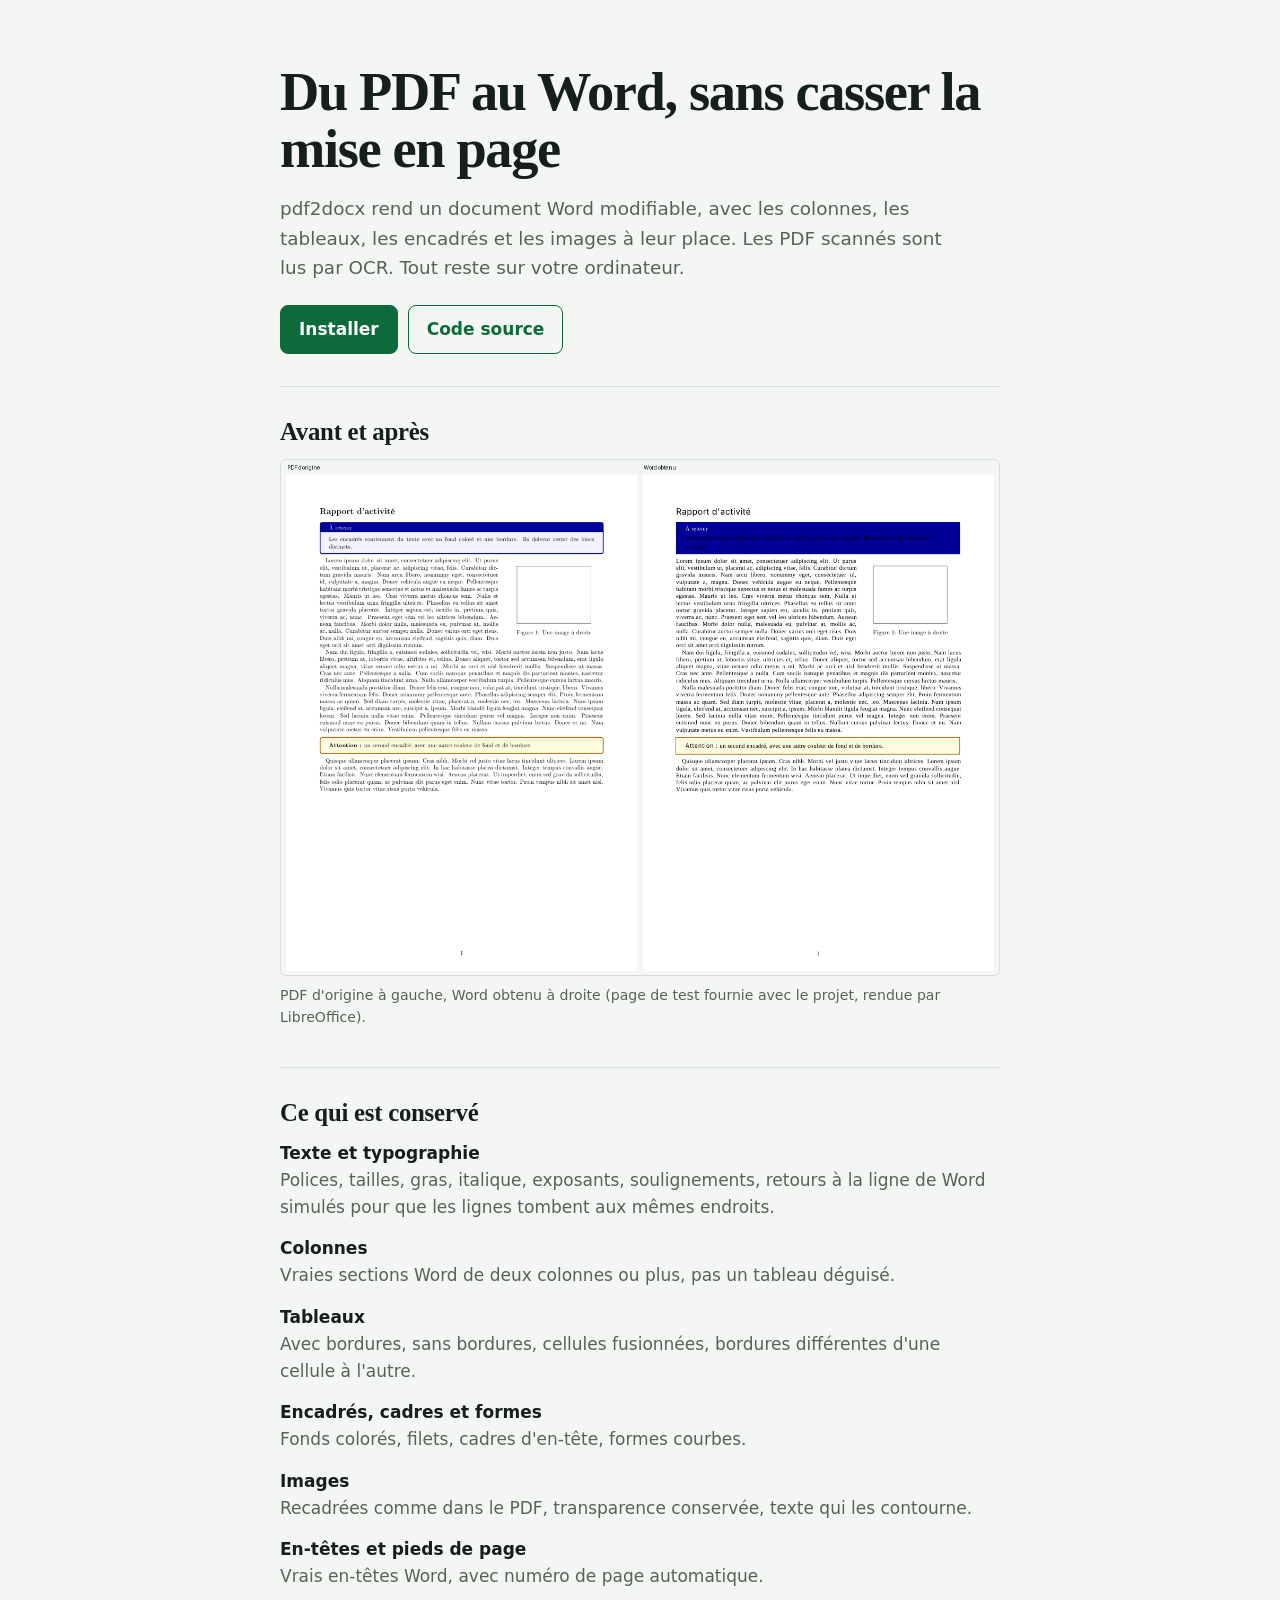
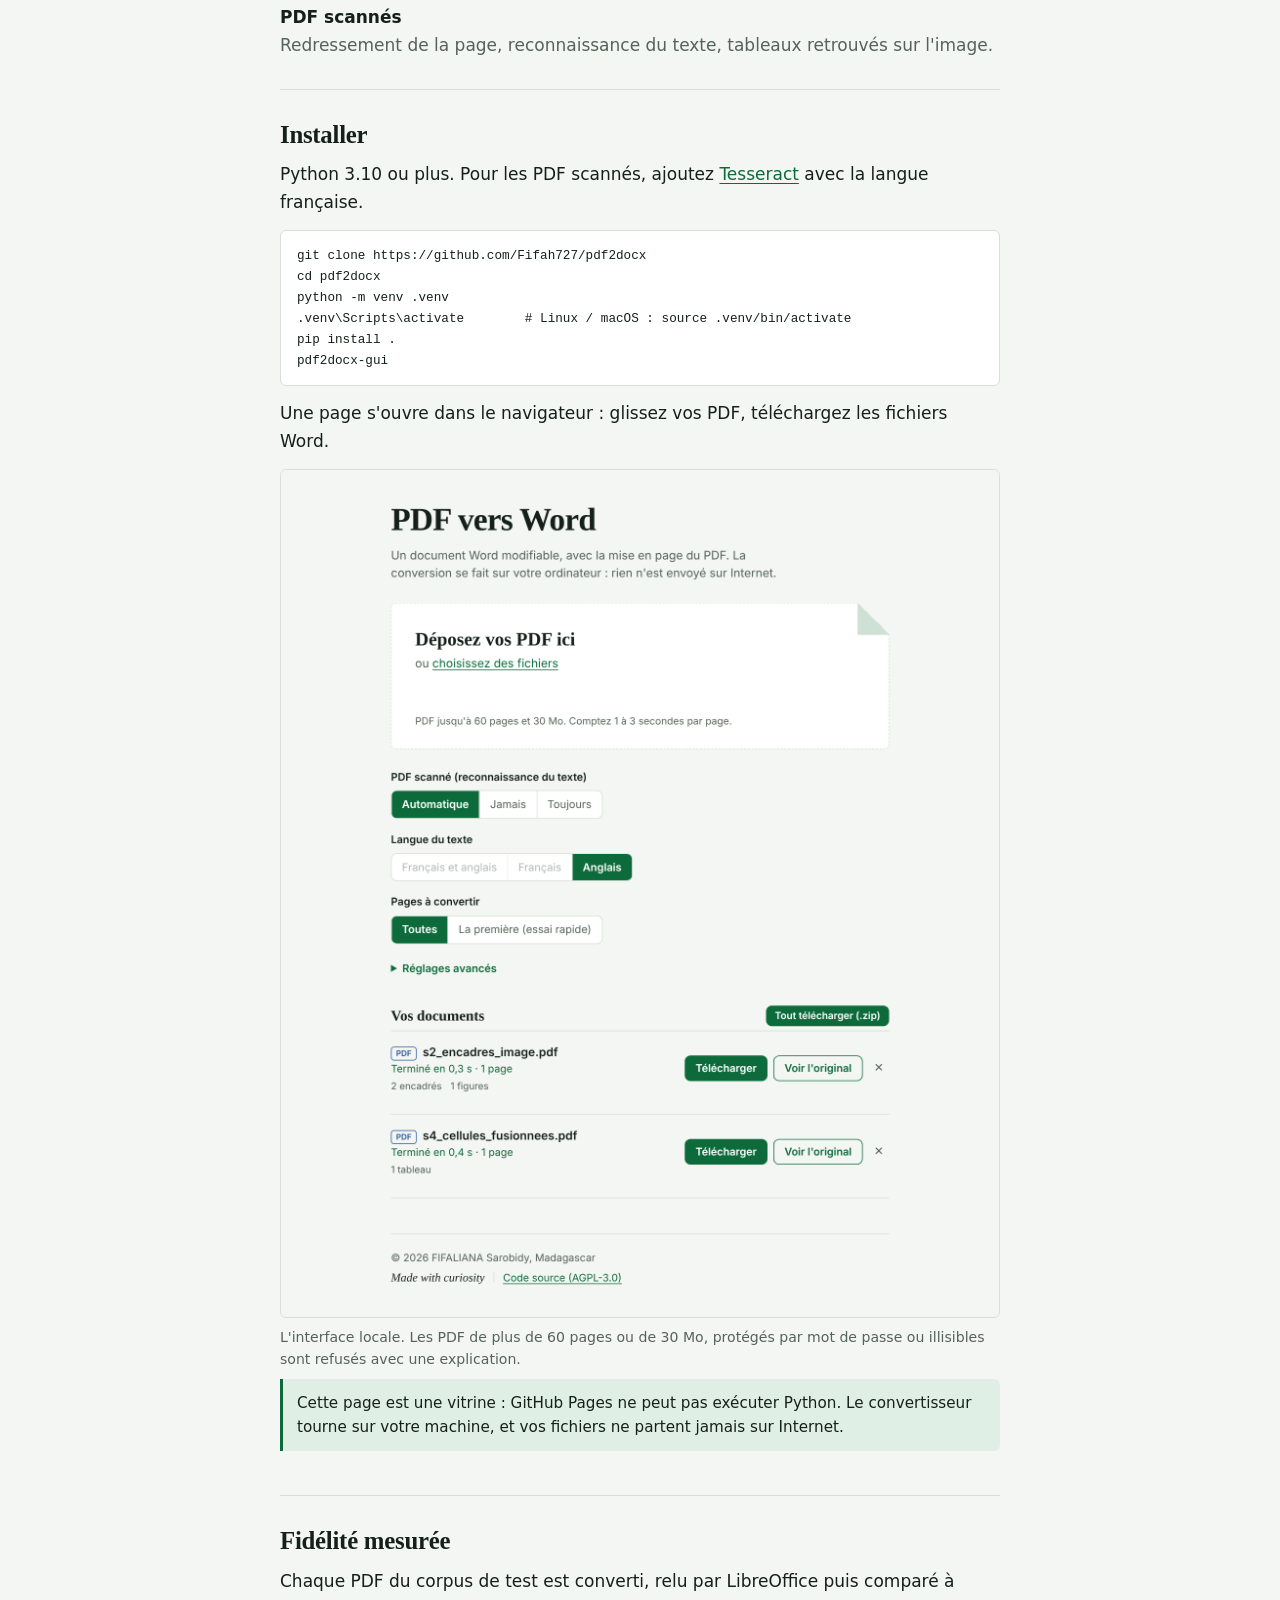
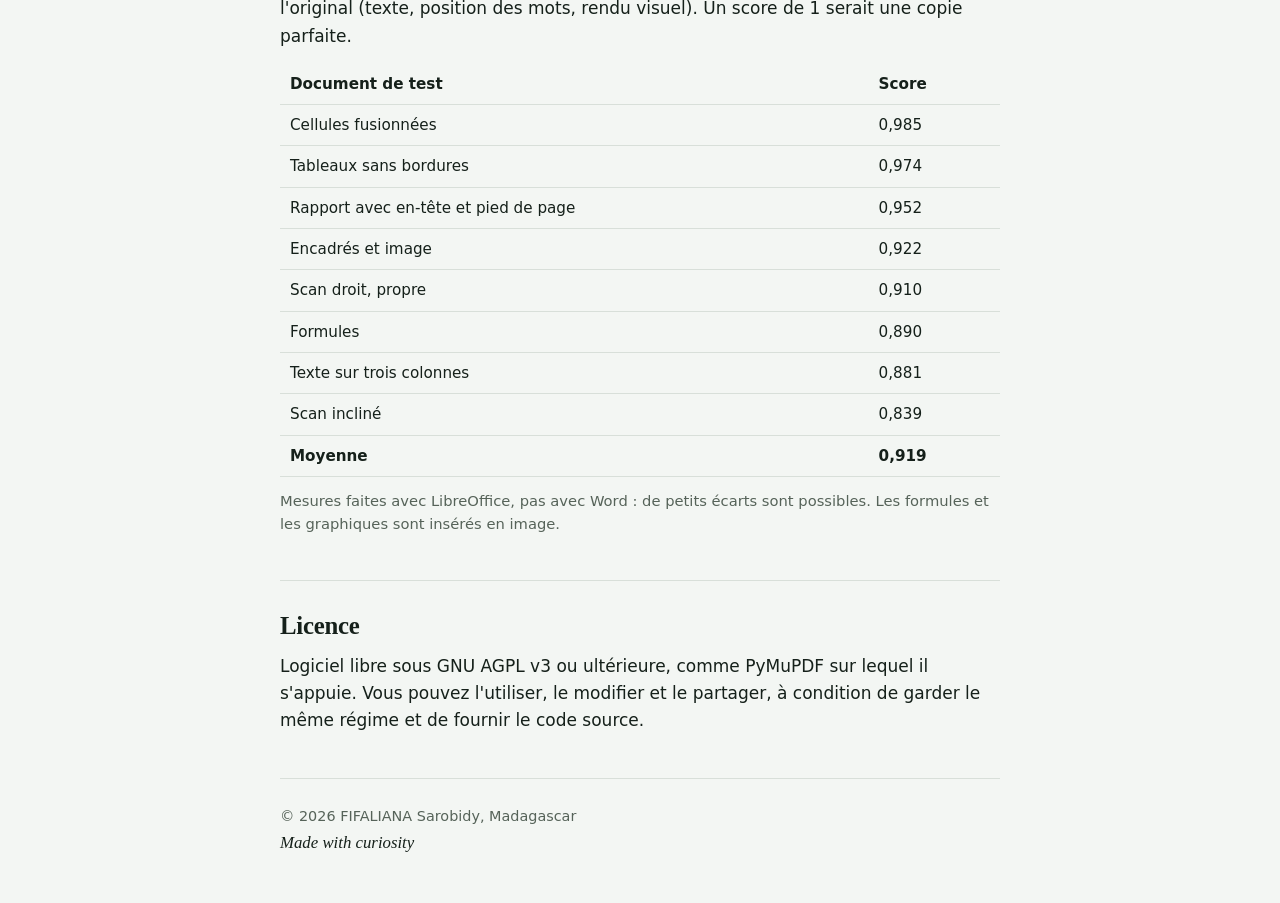
<file: docs/index.html>
<!doctype html>
<html lang="fr">
<head>
<meta charset="utf-8">
<meta name="viewport" content="width=device-width, initial-scale=1">
<title>pdf2docx : du PDF au Word, avec la mise en page</title>
<meta name="description" content="Convertit un PDF en document Word modifiable en gardant colonnes, tableaux, encadrés et scans. Gratuit, libre, sur votre ordinateur.">
<link rel="stylesheet" href="style.css">
</head>
<body>
<div class="wrap">
<header class="hero">
  <h1>Du PDF au Word, sans casser la mise en page</h1>
  <p class="lead">pdf2docx rend un document Word modifiable, avec les colonnes, les tableaux, les encadrés et les images à leur place. Les PDF scannés sont lus par OCR. Tout reste sur votre ordinateur.</p>
  <div class="cta">
    <a class="btn" href="#installer">Installer</a>
    <a class="btn ghost" id="repo" href="https://github.com/YOUR-USER/pdf2docx">Code source</a>
  </div>
</header>

<section aria-labelledby="t-avant">
  <h2 id="t-avant">Avant et après</h2>
  <figure>
    <img src="img/avant-apres.png" alt="À gauche, un PDF avec des encadrés colorés et une image. À droite, le Word obtenu, identique.">
    <figcaption>PDF d'origine à gauche, Word obtenu à droite (page de test fournie avec le projet, rendue par LibreOffice).</figcaption>
  </figure>
</section>

<section aria-labelledby="t-garde">
  <h2 id="t-garde">Ce qui est conservé</h2>
  <dl>
    <div><dt>Texte et typographie</dt><dd>Polices, tailles, gras, italique, exposants, soulignements, retours à la ligne de Word simulés pour que les lignes tombent aux mêmes endroits.</dd></div>
    <div><dt>Colonnes</dt><dd>Vraies sections Word de deux colonnes ou plus, pas un tableau déguisé.</dd></div>
    <div><dt>Tableaux</dt><dd>Avec bordures, sans bordures, cellules fusionnées, bordures différentes d'une cellule à l'autre.</dd></div>
    <div><dt>Encadrés, cadres et formes</dt><dd>Fonds colorés, filets, cadres d'en-tête, formes courbes.</dd></div>
    <div><dt>Images</dt><dd>Recadrées comme dans le PDF, transparence conservée, texte qui les contourne.</dd></div>
    <div><dt>En-têtes et pieds de page</dt><dd>Vrais en-têtes Word, avec numéro de page automatique.</dd></div>
    <div><dt>PDF scannés</dt><dd>Redressement de la page, reconnaissance du texte, tableaux retrouvés sur l'image.</dd></div>
  </dl>
</section>

<section id="installer" aria-labelledby="t-install">
  <h2 id="t-install">Installer</h2>
  <p>Python 3.10 ou plus. Pour les PDF scannés, ajoutez <a href="https://github.com/tesseract-ocr/tesseract">Tesseract</a> avec la langue française.</p>
<pre><code>git clone https://github.com/Fifah727/pdf2docx
cd pdf2docx
python -m venv .venv
.venv\Scripts\activate        # Linux / macOS : source .venv/bin/activate
pip install .
pdf2docx-gui</code></pre>
  <p>Une page s'ouvre dans le navigateur : glissez vos PDF, téléchargez les fichiers Word.</p>
  <figure>
    <img src="img/interface-resultat.png" alt="Interface : deux PDF convertis, avec les boutons Télécharger et Voir l'original.">
    <figcaption>L'interface locale. Les PDF de plus de 60 pages ou de 30 Mo, protégés par mot de passe ou illisibles sont refusés avec une explication.</figcaption>
  </figure>
  <p class="note">Cette page est une vitrine : GitHub Pages ne peut pas exécuter Python. Le convertisseur tourne sur votre machine, et vos fichiers ne partent jamais sur Internet.</p>
</section>

<section aria-labelledby="t-mesures">
  <h2 id="t-mesures">Fidélité mesurée</h2>
  <p>Chaque PDF du corpus de test est converti, relu par LibreOffice puis comparé à l'original (texte, position des mots, rendu visuel). Un score de 1 serait une copie parfaite.</p>
  <table>
    <thead><tr><th>Document de test</th><th>Score</th></tr></thead>
    <tbody>
      <tr><td>Cellules fusionnées</td><td class="n">0,985</td></tr>
      <tr><td>Tableaux sans bordures</td><td class="n">0,974</td></tr>
      <tr><td>Rapport avec en-tête et pied de page</td><td class="n">0,952</td></tr>
      <tr><td>Encadrés et image</td><td class="n">0,922</td></tr>
      <tr><td>Scan droit, propre</td><td class="n">0,910</td></tr>
      <tr><td>Formules</td><td class="n">0,890</td></tr>
      <tr><td>Texte sur trois colonnes</td><td class="n">0,881</td></tr>
      <tr><td>Scan incliné</td><td class="n">0,839</td></tr>
      <tr><td><strong>Moyenne</strong></td><td class="n"><strong>0,919</strong></td></tr>
    </tbody>
  </table>
  <p style="margin-top:12px;font-size:.92rem;color:var(--mut)">Mesures faites avec LibreOffice, pas avec Word : de petits écarts sont possibles. Les formules et les graphiques sont insérés en image.</p>
</section>

<section aria-labelledby="t-licence">
  <h2 id="t-licence">Licence</h2>
  <p>Logiciel libre sous GNU AGPL v3 ou ultérieure, comme PyMuPDF sur lequel il s'appuie. Vous pouvez l'utiliser, le modifier et le partager, à condition de garder le même régime et de fournir le code source.</p>
</section>

<footer>
  <p>© 2026 FIFALIANA Sarobidy, Madagascar</p>
  <p><span class="curious">Made with curiosity</span></p>
</footer>
</div>
</body>
</html>
</file>
<file: docs/style.css>
:root{--bg:#f3f6f3;--sheet:#fff;--ink:#15201a;--mut:#566359;--line:#d8dfd9;--green:#0d6b3b;--green-ink:#fff;--green-weak:#e0efe5;
  --serif:"Iowan Old Style","Palatino Linotype",Palatino,"Book Antiqua",Georgia,serif;--sans:system-ui,-apple-system,"Segoe UI",Roboto,Arial,sans-serif}
@media (prefers-color-scheme:dark){:root{--bg:#0f1612;--sheet:#17211b;--ink:#e8efea;--mut:#9bab9f;--line:#2a372e;--green:#58c68d;--green-ink:#07210f;--green-weak:#173225}}
*{box-sizing:border-box}[hidden]{display:none!important}
body{margin:0;background:var(--bg);color:var(--ink);font:17px/1.6 var(--sans)}
.wrap{max-width:760px;margin:0 auto;padding:0 20px}
header.hero{padding:64px 0 32px}
h1{font:600 clamp(2.2rem,7vw,3.4rem)/1.05 var(--serif);letter-spacing:-.025em;margin:0 0 16px}
h2{font:600 1.55rem/1.2 var(--serif);margin:0 0 12px;letter-spacing:-.01em}
p{margin:0 0 14px}.lead{font-size:1.15rem;color:var(--mut);max-width:58ch}
section{padding:30px 0;border-top:1px solid var(--line)}
a{color:var(--green);text-underline-offset:3px}
:focus-visible{outline:3px solid var(--green);outline-offset:3px;border-radius:4px}
.cta{display:flex;flex-wrap:wrap;gap:10px;margin-top:22px}
.btn{display:inline-block;padding:10px 18px;border-radius:8px;border:1px solid var(--green);background:var(--green);color:var(--green-ink);font-weight:600;text-decoration:none}
.btn.ghost{background:transparent;color:var(--green)}
figure{margin:0 0 8px}figure img{width:100%;height:auto;border:1px solid var(--line);border-radius:6px;display:block;background:var(--sheet)}
figcaption{margin-top:8px;font-size:.88rem;color:var(--mut)}
dl{margin:0;display:grid;gap:14px}dt{font-weight:600}dd{margin:0;color:var(--mut)}
pre{margin:0 0 14px;padding:14px 16px;overflow:auto;background:var(--sheet);border:1px solid var(--line);border-radius:6px;font:.88rem/1.5 ui-monospace,SFMono-Regular,Consolas,monospace}
code{font:.9em ui-monospace,SFMono-Regular,Consolas,monospace}
table{width:100%;border-collapse:collapse;font-size:.95rem}
th,td{text-align:left;padding:8px 10px;border-bottom:1px solid var(--line)}th{font-weight:600}td.n{font-variant-numeric:tabular-nums}
.note{padding:12px 14px;border-left:3px solid var(--green);background:var(--green-weak);border-radius:0 6px 6px 0;font-size:.95rem}
footer{padding:26px 0 44px;border-top:1px solid var(--line);color:var(--mut);font-size:.9rem}
footer p{margin:0 0 4px}.curious{font:italic 1.05rem var(--serif);color:var(--ink)}
.sep{display:inline-block;width:1px;height:.9em;background:var(--line);margin:0 12px;vertical-align:-1px}
@media (prefers-reduced-motion:reduce){*{transition:none!important;animation:none!important}}
</file>
